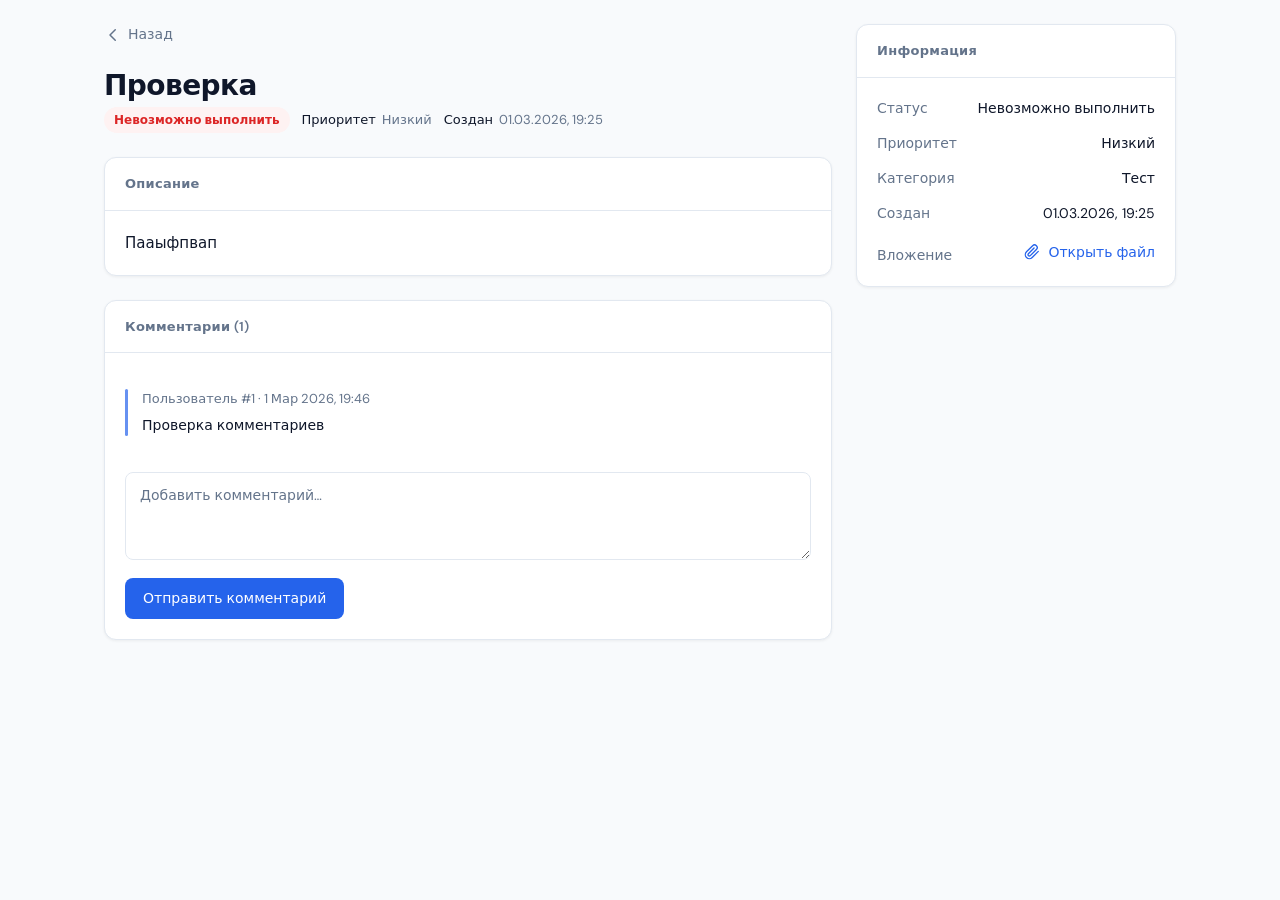
<file: admin-panel/ticket-detail.html>
<!DOCTYPE html>
<html lang="ru">
<head>
  <meta charset="UTF-8">
  <meta name="viewport" content="width=device-width, initial-scale=1">
  <title>Проверка — Тикет</title>
  <link rel="preconnect" href="https://fonts.googleapis.com">
  <link rel="preconnect" href="https://fonts.gstatic.com" crossorigin>
  <link href="https://fonts.googleapis.com/css2?family=DM+Sans:ital,opsz,wght@0,9..40,400;0,9..40,500;0,9..40,600;0,9..40,700;1,9..40,400&display=swap" rel="stylesheet">
  <style>
    :root {
      --bg: #f8fafc;
      --surface: #ffffff;
      --border: #e2e8f0;
      --text: #0f172a;
      --text-muted: #64748b;
      --accent: #2563eb;
      --accent-hover: #1d4ed8;
      --status-impossible: #dc2626;
      --status-bg: #fef2f2;
      --priority-low: #0ea5e9;
      --priority-bg: #f0f9ff;
      --radius: 12px;
      --radius-sm: 8px;
      --shadow: 0 1px 3px rgba(0,0,0,0.06);
      --shadow-lg: 0 4px 6px -1px rgba(0,0,0,0.07), 0 2px 4px -2px rgba(0,0,0,0.05);
    }

    * { box-sizing: border-box; }
    body {
      font-family: 'DM Sans', system-ui, -apple-system, sans-serif;
      margin: 0;
      min-height: 100vh;
      background: var(--bg);
      color: var(--text);
      font-size: 15px;
      line-height: 1.5;
    }

    .layout {
      max-width: 1120px;
      margin: 0 auto;
      padding: 24px;
      display: grid;
      grid-template-columns: 1fr 320px;
      gap: 24px;
      align-items: start;
    }
    @media (max-width: 900px) {
      .layout { grid-template-columns: 1fr; }
    }

    
    .back-link {
      display: inline-flex;
      align-items: center;
      gap: 6px;
      color: var(--text-muted);
      text-decoration: none;
      font-size: 14px;
      font-weight: 500;
      margin-bottom: 20px;
      transition: color 0.15s;
    }
    .back-link:hover { color: var(--accent); }
    .back-link::before {
      content: '';
      width: 18px;
      height: 18px;
      background: url("data:image/svg+xml,%3Csvg xmlns='http://www.w3.org/2000/svg' fill='none' viewBox='0 0 24 24' stroke='%2364748b'%3E%3Cpath stroke-linecap='round' stroke-linejoin='round' stroke-width='2' d='M15 19l-7-7 7-7'/%3E%3C/svg%3E") no-repeat center;
    }

    .page-header {
      display: flex;
      flex-wrap: wrap;
      align-items: flex-start;
      justify-content: space-between;
      gap: 16px;
      margin-bottom: 24px;
    }
    .page-title {
      margin: 0;
      font-size: 1.75rem;
      font-weight: 700;
      letter-spacing: -0.02em;
      color: var(--text);
    }
    .meta-row {
      display: flex;
      flex-wrap: wrap;
      align-items: center;
      gap: 12px;
      font-size: 13px;
      color: var(--text-muted);
    }
    .meta-item {
      display: flex;
      align-items: center;
      gap: 6px;
    }
    .meta-item strong { color: var(--text); font-weight: 500; }

    .badge {
      display: inline-flex;
      align-items: center;
      padding: 4px 10px;
      border-radius: 999px;
      font-size: 12px;
      font-weight: 600;
    }
    .badge--status {
      background: var(--status-bg);
      color: var(--status-impossible);
    }
    .badge--priority {
      background: var(--priority-bg);
      color: var(--priority-low);
    }

    
    .card {
      background: var(--surface);
      border-radius: var(--radius);
      box-shadow: var(--shadow);
      border: 1px solid var(--border);
      overflow: hidden;
    }
    .card__head {
      padding: 16px 20px;
      border-bottom: 1px solid var(--border);
      font-size: 13px;
      font-weight: 600;
      color: var(--text-muted);
      letter-spacing: 0.02em;
    }
    .card__body { padding: 20px; }

    .description-text {
      margin: 0;
      color: var(--text);
      font-size: 15px;
      line-height: 1.6;
    }

    
    .comments-list { margin: 0; padding: 0; list-style: none; }
    .comment {
      padding: 16px 0;
      border-bottom: 1px solid var(--border);
      display: flex;
      gap: 14px;
    }
    .comment:last-of-type { border-bottom: none; }
    .comment__bar {
      flex-shrink: 0;
      width: 3px;
      border-radius: 2px;
      background: var(--accent);
      opacity: 0.7;
    }
    .comment__content { flex: 1; min-width: 0; }
    .comment__meta {
      font-size: 13px;
      color: var(--text-muted);
      margin-bottom: 6px;
    }
    .comment__meta strong { color: var(--text); font-weight: 500; }
    .comment__text { margin: 0; font-size: 14px; color: var(--text); }

    .comment-form { margin-top: 20px; }
    .comment-form textarea {
      width: 100%;
      min-height: 88px;
      padding: 12px 14px;
      border: 1px solid var(--border);
      border-radius: var(--radius-sm);
      font: inherit;
      font-size: 14px;
      resize: vertical;
      transition: border-color 0.15s, box-shadow 0.15s;
    }
    .comment-form textarea:focus {
      outline: none;
      border-color: var(--accent);
      box-shadow: 0 0 0 3px rgba(37, 99, 235, 0.12);
    }
    .comment-form textarea::placeholder { color: var(--text-muted); }
    .btn-send {
      margin-top: 12px;
      padding: 10px 18px;
      background: var(--accent);
      color: #fff;
      border: none;
      border-radius: var(--radius-sm);
      font: inherit;
      font-size: 14px;
      font-weight: 500;
      cursor: pointer;
      transition: background 0.15s;
    }
    .btn-send:hover { background: var(--accent-hover); }

    
    .sidebar .card__body {
      display: flex;
      flex-direction: column;
      gap: 14px;
    }
    .info-row {
      display: flex;
      justify-content: space-between;
      align-items: baseline;
      gap: 12px;
      font-size: 14px;
    }
    .info-row__label { color: var(--text-muted); font-weight: 500; }
    .info-row__value { color: var(--text); text-align: right; }
    .attachment-link {
      display: inline-flex;
      align-items: center;
      gap: 8px;
      color: var(--accent);
      text-decoration: none;
      font-size: 14px;
      font-weight: 500;
      margin-top: 4px;
    }
    .attachment-link:hover { text-decoration: underline; }
    .attachment-link svg { flex-shrink: 0; }
  </style>
</head>
<body>
  <div class="layout">
    <div class="main">
      <a href="#" class="back-link">Назад</a>

      <header class="page-header">
        <div>
          <h1 class="page-title">Проверка</h1>
          <div class="meta-row">
            <span class="meta-item"><span class="badge badge--status">Невозможно выполнить</span></span>
            <span class="meta-item"><strong>Приоритет</strong> Низкий</span>
            <span class="meta-item"><strong>Создан</strong> 01.03.2026, 19:25</span>
          </div>
        </div>
      </header>

      <section class="card" style="margin-bottom: 24px;">
        <div class="card__head">Описание</div>
        <div class="card__body">
          <p class="description-text">Пааыфпвап</p>
        </div>
      </section>

      <section class="card">
        <div class="card__head">Комментарии (1)</div>
        <div class="card__body">
          <ul class="comments-list">
            <li class="comment">
              <span class="comment__bar"></span>
              <div class="comment__content">
                <div class="comment__meta">Пользователь #1 · 1 Мар 2026, 19:46</div>
                <p class="comment__text">Проверка комментариев</p>
              </div>
            </li>
          </ul>
          <div class="comment-form">
            <textarea placeholder="Добавить комментарий…" aria-label="Текст комментария"></textarea>
            <button type="button" class="btn-send">Отправить комментарий</button>
          </div>
        </div>
      </section>
    </div>

    <aside class="sidebar">
      <div class="card">
        <div class="card__head">Информация</div>
        <div class="card__body">
          <div class="info-row">
            <span class="info-row__label">Статус</span>
            <span class="info-row__value">Невозможно выполнить</span>
          </div>
          <div class="info-row">
            <span class="info-row__label">Приоритет</span>
            <span class="info-row__value">Низкий</span>
          </div>
          <div class="info-row">
            <span class="info-row__label">Категория</span>
            <span class="info-row__value">Тест</span>
          </div>
          <div class="info-row">
            <span class="info-row__label">Создан</span>
            <span class="info-row__value">01.03.2026, 19:25</span>
          </div>
          <div class="info-row">
            <span class="info-row__label">Вложение</span>
            <span class="info-row__value">
              <a href="#" class="attachment-link">
                <svg width="16" height="16" viewBox="0 0 24 24" fill="none" stroke="currentColor" stroke-width="2" stroke-linecap="round" stroke-linejoin="round"><path d="M21.44 11.05l-9.19 9.19a6 6 0 0 1-8.49-8.49l9.19-9.19a4 4 0 0 1 5.66 5.66l-9.2 9.19a2 2 0 0 1-2.83-2.83l8.49-8.48"/></svg>
                Открыть файл
              </a>
            </span>
          </div>
        </div>
      </div>
    </aside>
  </div>
</body>
</html>
</file>
